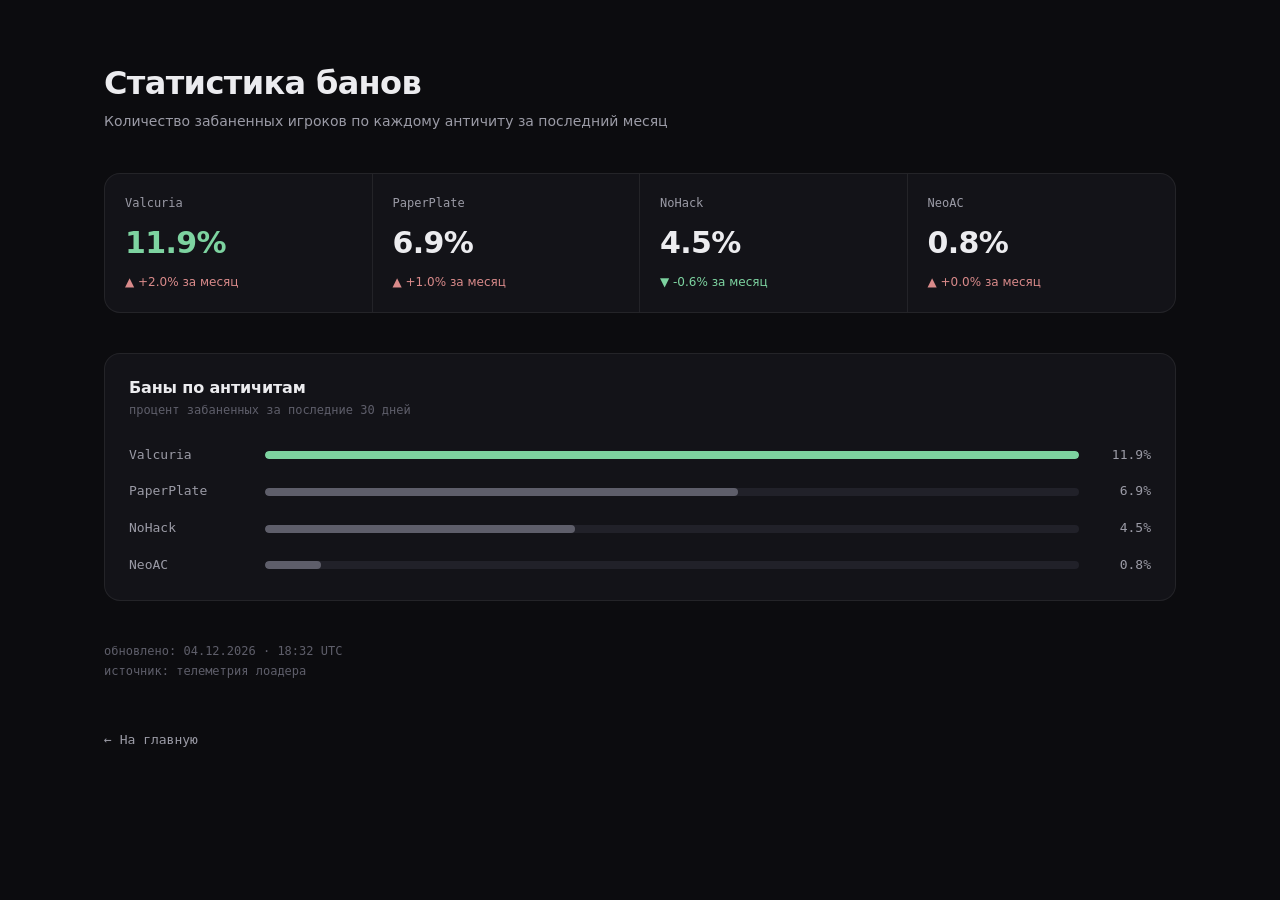
<file: ban-stat.html>
<!DOCTYPE html>
<html lang="ru">
<head>
<meta charset="UTF-8">
<meta name="viewport" content="width=device-width, initial-scale=1.0">
<title>LudoClient — Статистика банов</title>
<link rel="stylesheet" href="sss.css">
<link rel="stylesheet" href="ssss.css">
</head>
<body>
<main class="ban-stat-container">

  <header class="ban-header">
    <h1>Статистика банов</h1>
    <p class="ban-subtitle">Количество забаненных игроков по каждому античиту за последний месяц</p>
  </header>

  <section class="stats-grid" id="statsGrid" aria-label="Статистика банов по античитам"></section>
  <noscript>
    <p class="ban-subtitle">Включите JavaScript, чтобы увидеть статистику</p>
  </noscript>

  <section class="chart-container">
    <h2 class="chart-title">Баны по античитам</h2>
    <p class="chart-sub">процент забаненных за последние 30 дней</p>
    <div class="bar-chart" id="barChart"></div>
  </section>

  <p class="update-time" id="updateTime"></p>

  <a class="back-link" href="/">← На главную</a>

</main>

<script>
(function () {
  'use strict';

  // Диапазоны телеметрии: Valcuria ловит больше всех, NeoAC — не выше 1%
  var RANGES = [
    { name: 'Valcuria',   min: 9.5, max: 14.0, dMin: 0.6,  dMax: 3.4 },
    { name: 'PaperPlate', min: 5.5, max: 8.4,  dMin: -2.4, dMax: 1.6 },
    { name: 'NoHack',     min: 2.6, max: 4.9,  dMin: -1.6, dMax: 1.1 },
    { name: 'NeoAC',      min: 0.3, max: 1.0,  dMin: -0.4, dMax: 0.2 }
  ];

  function rand(min, max) {
    return min + Math.random() * (max - min);
  }

  var data = RANGES.map(function (r) {
    return { name: r.name, pct: rand(r.min, r.max), delta: rand(r.dMin, r.dMax) };
  });

  var max = data.reduce(function (a, d) { return Math.max(a, d.pct); }, 0);

  function pctText(v) {
    return v.toFixed(1) + '%';
  }

  function deltaText(v) {
    return (v > 0 ? '▲ +' : '▼ ') + v.toFixed(1) + '% за месяц';
  }

  document.getElementById('statsGrid').innerHTML = data.map(function (d) {
    var lead = d.pct === max;
    return '<div class="stat-cell">' +
        '<span class="stat-name">' + d.name + '</span>' +
        '<span class="stat-percent' + (lead ? ' lead' : '') + '">' + pctText(d.pct) + '</span>' +
        '<span class="stat-change ' + (d.delta > 0 ? 'up' : 'down') + '">' + deltaText(d.delta) + '</span>' +
      '</div>';
  }).join('');

  document.getElementById('barChart').innerHTML = data.map(function (d) {
    var lead = d.pct === max;
    var width = (d.pct / max * 100).toFixed(1);
    return '<div class="bar-item">' +
        '<span class="bar-label">' + d.name + '</span>' +
        '<div class="bar-track"><div class="bar-fill' + (lead ? ' lead' : '') + '" style="width: ' + width + '%"></div></div>' +
        '<span class="bar-value">' + pctText(d.pct) + '</span>' +
      '</div>';
  }).join('');

  var now = new Date();
  function two(n) { return (n < 10 ? '0' : '') + n; }
  document.getElementById('updateTime').innerHTML =
    'обновлено: ' + two(now.getUTCDate()) + '.' + two(now.getUTCMonth() + 1) + '.' + now.getUTCFullYear() +
    ' · ' + two(now.getUTCHours()) + ':' + two(now.getUTCMinutes()) + ' UTC<br>' +
    'источник: телеметрия лоадера';
})();
</script>
</body>
</html>
</file>
<file: sss.css>
/* ===== BASE ===== */
*, *::before, *::after { margin: 0; padding: 0; box-sizing: border-box; }

:root {
    --bg: #0c0c0f;
    --surface-1: #131318;
    --surface-2: #191920;
    --surface-3: #212129;
    --line: rgba(255, 255, 255, 0.07);
    --line-2: rgba(255, 255, 255, 0.12);
    --text: #ececef;
    --text-2: #9b9ba6;
    --text-3: #5e5e6a;
    --accent: #7dd3a0;
    --accent-dim: #4f8f6a;
    --danger: #d98a8a;
    --radius-s: 8px;
    --radius: 12px;
    --radius-l: 16px;
    --font-ui: 'Inter', system-ui, -apple-system, sans-serif;
    --font-mono: 'JetBrains Mono', ui-monospace, 'SF Mono', Menlo, Consolas, monospace;
}

html { -webkit-font-smoothing: antialiased; text-rendering: optimizeLegibility; }

body {
    min-height: 100vh;
    background: var(--bg);
    color: var(--text);
    font-family: var(--font-ui);
    font-size: 15px;
    line-height: 1.6;
    overflow-x: hidden;
}

a { color: inherit; }
h1, h2, h3 { font-weight: 600; line-height: 1.2; letter-spacing: -0.01em; }
.mono { font-family: var(--font-mono); font-variant-numeric: tabular-nums; }
.dim { color: var(--text-3); }
.ok { color: var(--accent); }

.container {
    max-width: 1120px;
    margin: 0 auto;
    padding: 64px 24px 96px;
    display: flex;
    flex-direction: column;
    gap: 96px;
}

/* ===== BUTTONS ===== */
.btn {
    display: inline-flex;
    align-items: center;
    justify-content: center;
    gap: 8px;
    height: 44px;
    padding: 0 20px;
    border-radius: var(--radius-s);
    font-family: inherit;
    font-size: 14px;
    font-weight: 500;
    text-decoration: none;
    cursor: pointer;
    border: 1px solid transparent;
    transition: background-color .15s ease, border-color .15s ease, color .15s ease;
}
.btn-primary { background: var(--text); color: var(--bg); }
.btn-primary:hover { background: #ffffff; }
.btn-ghost { background: transparent; color: var(--text); border-color: var(--line-2); }
.btn-ghost:hover { border-color: var(--text-3); }
.btn:focus-visible { outline: 2px solid var(--accent); outline-offset: 2px; }

/* ===== HERO ===== */
.hero {
    display: grid;
    grid-template-columns: 1fr 1fr;
    gap: 64px;
    align-items: center;
    padding-top: 16px;
}
.hero-copy { animation: rise .4s ease both; }
.hero-visual { display: flex; justify-content: flex-end; animation: rise .4s .08s ease both; }

.brand { display: flex; align-items: center; gap: 10px; margin-bottom: 24px; }
.brand-mark { width: 22px; height: 22px; object-fit: contain; border-radius: 4px; }
.brand-name { font-family: var(--font-mono); font-size: 15px; font-weight: 500; color: var(--text); }

.hero h1 {
    font-size: 44px;
    letter-spacing: -0.02em;
    margin-bottom: 16px;
}
.hero-sub {
    color: var(--text-2);
    font-size: 16px;
    max-width: 44ch;
    margin-bottom: 24px;
}

.status-line {
    display: inline-flex;
    align-items: center;
    gap: 8px;
    font-family: var(--font-mono);
    font-size: 12px;
    color: var(--text-2);
    margin-bottom: 32px;
}
.status-line .dot {
    width: 6px;
    height: 6px;
    border-radius: 50%;
    background: var(--accent);
}

.hero-actions { display: flex; gap: 12px; flex-wrap: wrap; }

/* ===== LOADER PANEL (the one moment) ===== */
.panel {
    width: 100%;
    max-width: 460px;
    background: var(--surface-1);
    border: 1px solid var(--line);
    border-radius: var(--radius-l);
    overflow: hidden;
}
.panel-bar {
    display: flex;
    align-items: center;
    gap: 8px;
    height: 40px;
    padding: 0 14px;
    background: var(--surface-2);
    border-bottom: 1px solid var(--line);
}
.panel-dots { display: flex; gap: 6px; }
.panel-dots i { width: 8px; height: 8px; border-radius: 50%; background: var(--text-3); }
.panel-title { font-family: var(--font-mono); font-size: 12px; color: var(--text-2); }
.panel-status { margin-left: auto; font-family: var(--font-mono); font-size: 11px; color: var(--text-3); }

.panel-body { padding: 8px 16px 16px; }
.ac-row {
    display: flex;
    align-items: center;
    justify-content: space-between;
    padding: 11px 0;
    border-bottom: 1px solid var(--line);
    font-family: var(--font-mono);
    font-size: 12px;
}
.ac-row:last-of-type { border-bottom: none; }
.ac-name { color: var(--text); }
.ac-state { display: inline-flex; align-items: center; gap: 6px; font-size: 11px; color: var(--accent); }
.ac-state::before { content: ""; width: 6px; height: 6px; border-radius: 50%; background: var(--accent); }

.log {
    margin: 12px 0;
    padding: 12px;
    background: var(--bg);
    border: 1px solid var(--line);
    border-radius: var(--radius-s);
    font-family: var(--font-mono);
    font-size: 11px;
    line-height: 2;
}
.log-t { color: var(--accent-dim); margin-right: 8px; }
.log-line b { font-weight: 400; color: var(--text-2); }

.panel-foot { display: flex; align-items: center; justify-content: space-between; padding-top: 4px; }
.panel-foot .mono { font-size: 11px; }

/* ===== SECTION HEAD ===== */
.section-head { margin-bottom: 32px; }
.section-head h2 { font-size: 24px; margin-bottom: 8px; }
.section-head p { color: var(--text-2); font-size: 14px; }

/* ===== PRICING ===== */
.pricing { scroll-margin-top: 24px; }
.plans { display: grid; grid-template-columns: 1fr 1fr; gap: 24px; align-items: stretch; }

.plan {
    display: flex;
    flex-direction: column;
    background: var(--surface-1);
    border: 1px solid var(--line);
    border-radius: var(--radius-l);
    padding: 24px;
    position: relative;
}
.plan-prime { border-color: var(--line-2); }
.plan-flag {
    position: absolute;
    top: 16px;
    right: 20px;
    font-family: var(--font-mono);
    font-size: 11px;
    color: var(--accent);
}

.plan-top { margin-bottom: 20px; }
.plan h3 { font-size: 18px; margin-bottom: 12px; }
.price { display: flex; align-items: baseline; gap: 4px; margin-bottom: 8px; }
.price .cur { font-size: 18px; color: var(--text-2); }
.price .num { font-size: 40px; font-weight: 600; font-variant-numeric: tabular-nums; letter-spacing: -0.02em; }
.price .per { font-size: 14px; color: var(--text-3); }
.plan-meta { font-size: 13px; color: var(--text-2); }
.plan-meta strong { color: var(--text); font-weight: 600; }

.features {
    list-style: none;
    display: flex;
    flex-direction: column;
    gap: 10px;
    margin: 24px 0;
    flex: 1;
}
.features li { display: flex; gap: 10px; font-size: 14px; color: var(--text-2); line-height: 1.5; }
.features li::before {
    content: "";
    flex: 0 0 16px;
    width: 16px;
    height: 16px;
    margin-top: 2px;
    background-color: var(--text-3);
    -webkit-mask: url("data:image/svg+xml,%3Csvg xmlns='http://www.w3.org/2000/svg' viewBox='0 0 24 24' fill='none' stroke='%23000' stroke-width='2.4' stroke-linecap='round' stroke-linejoin='round'%3E%3Cpolyline points='20 6 9 17 4 12'/%3E%3C/svg%3E") center / contain no-repeat;
    mask: url("data:image/svg+xml,%3Csvg xmlns='http://www.w3.org/2000/svg' viewBox='0 0 24 24' fill='none' stroke='%23000' stroke-width='2.4' stroke-linecap='round' stroke-linejoin='round'%3E%3Cpolyline points='20 6 9 17 4 12'/%3E%3C/svg%3E") center / contain no-repeat;
}

.btn-plan { width: 100%; margin-top: auto; }

/* ===== INFO ===== */
.info { display: grid; grid-template-columns: 1fr 1fr; gap: 24px; }
.info-card {
    background: var(--surface-1);
    border: 1px solid var(--line);
    border-radius: var(--radius-l);
    padding: 24px;
}
.info-card .ic { width: 18px; height: 18px; color: var(--text-3); margin-bottom: 16px; }
.info-card h3 { font-size: 16px; margin-bottom: 8px; }
.info-card p { font-size: 14px; color: var(--text-2); }

/* ===== FOOTER ===== */
.footer {
    border-top: 1px solid var(--line);
    padding-top: 32px;
    display: flex;
    flex-direction: column;
    gap: 16px;
}
.footer p { font-size: 13px; color: var(--text-3); }
.footer .social {
    display: flex;
    gap: 24px;
    flex-wrap: wrap;
    font-family: var(--font-mono);
    font-size: 12px;
    color: var(--text-2);
}
.footer .copyright { font-size: 12px; color: var(--text-3); }

/* ===== MODAL ===== */
.modal {
    display: none;
    position: fixed;
    inset: 0;
    background: rgba(6, 6, 8, 0.72);
    align-items: center;
    justify-content: center;
    z-index: 1000;
    padding: 24px;
}
.modal-content {
    width: 100%;
    max-width: 480px;
    max-height: 90vh;
    overflow-y: auto;
    background: var(--surface-1);
    border: 1px solid var(--line-2);
    border-radius: var(--radius-l);
    padding: 28px 24px;
    position: relative;
}
.close-modal {
    position: absolute;
    top: 14px;
    right: 18px;
    font-size: 24px;
    line-height: 1;
    color: var(--text-3);
    cursor: pointer;
    background: none;
    border: none;
    font-family: inherit;
}
.close-modal:hover { color: var(--text); }

.modal-content h3 { font-size: 18px; margin-bottom: 4px; }
.modal-sub { font-size: 13px; color: var(--text-2); margin-bottom: 20px; }

.input-group { margin-bottom: 16px; }
.input-group label { display: block; font-size: 12px; color: var(--text-2); margin-bottom: 6px; }
.input-group input {
    width: 100%;
    height: 44px;
    padding: 0 12px;
    background: var(--bg);
    border: 1px solid var(--line-2);
    border-radius: var(--radius-s);
    color: var(--text);
    font-family: var(--font-mono);
    font-size: 14px;
    outline: none;
    transition: border-color .15s ease;
}
.input-group input:focus { border-color: var(--accent); }

.row-flex { display: flex; gap: 12px; }
.half { flex: 1; }

/* ===== CUSTOM SELECT (lox.js hooks preserved) ===== */
.custom-select { position: relative; margin: 0 0 16px; }
.custom-select-trigger {
    display: flex;
    align-items: center;
    justify-content: space-between;
    height: 44px;
    padding: 0 12px;
    background: var(--bg);
    border: 1px solid var(--line-2);
    border-radius: var(--radius-s);
    font-size: 14px;
    color: var(--text);
    cursor: pointer;
    transition: border-color .15s ease;
}
.custom-select-trigger:hover { border-color: var(--text-3); }
.custom-select-trigger.open { border-color: var(--accent); }
.custom-select-trigger svg { width: 16px; height: 16px; stroke: var(--text-2); transition: transform .2s ease; }
.custom-select-trigger.open svg { transform: rotate(180deg); }

.custom-select-options {
    position: absolute;
    top: calc(100% + 4px);
    left: 0;
    right: 0;
    background: var(--surface-2);
    border: 1px solid var(--line-2);
    border-radius: var(--radius-s);
    padding: 4px;
    list-style: none;
    margin: 0;
    max-height: 200px;
    overflow-y: auto;
    opacity: 0;
    visibility: hidden;
    transform: translateY(-4px);
    transition: opacity .15s ease, transform .15s ease, visibility .15s;
    z-index: 10;
}
.custom-select-options.open { opacity: 1; visibility: visible; transform: translateY(0); }
.custom-select-options li {
    padding: 8px 10px;
    font-size: 14px;
    color: var(--text-2);
    border-radius: 6px;
    cursor: pointer;
}
.custom-select-options li:hover { background: var(--surface-3); color: var(--text); }
.custom-select-options li.selected { background: var(--surface-3); color: var(--text); }

#planSelect { display: none; }

.payment-amount {
    font-size: 14px;
    color: var(--text-2);
    margin: 4px 0 20px;
    font-variant-numeric: tabular-nums;
}

.generate-key-btn {
    width: 100%;
    height: 44px;
    background: var(--text);
    color: var(--bg);
    border: none;
    border-radius: var(--radius-s);
    font-family: inherit;
    font-size: 14px;
    font-weight: 500;
    cursor: pointer;
    transition: background-color .15s ease;
}
.generate-key-btn:hover { background: #ffffff; }
.generate-key-btn:focus-visible { outline: 2px solid var(--accent); outline-offset: 2px; }

/* ===== KEY RESULT ===== */
.key-result {
    margin-top: 20px;
    padding: 16px;
    background: var(--surface-2);
    border: 1px solid var(--line-2);
    border-left: 2px solid var(--accent);
    border-radius: var(--radius-s);
}
.key-result p { font-size: 13px; color: var(--text-2); }
.key-label { font-size: 12px; color: var(--text-3); margin-top: 8px; }
.key-result code {
    display: block;
    background: var(--bg);
    border: 1px solid var(--line);
    padding: 10px;
    border-radius: 6px;
    font-family: var(--font-mono);
    font-size: 12px;
    color: var(--accent);
    word-break: break-all;
    margin: 8px 0;
}
.copy-btn {
    background: var(--surface-3);
    border: 1px solid var(--line-2);
    color: var(--text);
    padding: 6px 14px;
    border-radius: var(--radius-s);
    font-size: 12px;
    font-family: inherit;
    cursor: pointer;
    transition: border-color .15s ease;
}
.copy-btn:hover { border-color: var(--text-3); }
.key-warning { font-size: 11px; color: var(--text-3); margin-top: 8px; }

.hidden { display: none !important; }

/* ===== MOTION ===== */
@keyframes rise {
    from { opacity: 0; transform: translateY(6px); }
    to { opacity: 1; transform: translateY(0); }
}
@keyframes fadeSlideIn {
    from { opacity: 0; transform: translateY(3px); }
    to { opacity: 1; transform: translateY(0); }
}
@keyframes fadeSlideOut {
    from { opacity: 1; transform: translateY(0); }
    to { opacity: 0; transform: translateY(-3px); }
}
.animated-text { animation: fadeSlideOut .12s ease forwards; }
.animated-text-in { animation: fadeSlideIn .2s ease forwards; }
#modalTitle, #selectedPlanText { transition: none; }

@media (prefers-reduced-motion: reduce) {
    *, *::before, *::after { animation: none !important; transition: none !important; }
}

/* ===== RESPONSIVE ===== */
@media (max-width: 860px) {
    .container { gap: 64px; padding: 48px 20px 72px; }
    .hero { grid-template-columns: 1fr; gap: 40px; }
    .hero-visual { justify-content: flex-start; }
    .hero h1 { font-size: 34px; }
    .plans { grid-template-columns: 1fr; }
    .info { grid-template-columns: 1fr; }
}
@media (max-width: 520px) {
    .hero h1 { font-size: 28px; }
    .price .num { font-size: 32px; }
    .row-flex { flex-direction: column; gap: 0; }
}
</file>
<file: ssss.css>
/* ===== BAN STAT PAGE ===== */
.ban-stat-container {
    max-width: 1120px;
    margin: 0 auto;
    padding: 64px 24px 96px;
    display: flex;
    flex-direction: column;
    gap: 40px;
}

.ban-header { max-width: 640px; }
.ban-header h1 {
    font-size: 32px;
    font-weight: 600;
    letter-spacing: -0.02em;
    margin-bottom: 8px;
}
.ban-subtitle { color: var(--text-2); font-size: 14px; }

/* ===== STAT STRIP ===== */
.stats-grid {
    display: grid;
    grid-template-columns: repeat(4, 1fr);
    background: var(--surface-1);
    border: 1px solid var(--line);
    border-radius: var(--radius-l);
    overflow: hidden;
}
.stat-cell {
    padding: 20px;
    border-right: 1px solid var(--line);
    display: flex;
    flex-direction: column;
    gap: 6px;
}
.stat-cell:last-child { border-right: none; }

.stat-name { font-family: var(--font-mono); font-size: 12px; color: var(--text-2); }
.stat-percent {
    font-size: 30px;
    font-weight: 600;
    letter-spacing: -0.02em;
    font-variant-numeric: tabular-nums;
}
.stat-percent.lead { color: var(--accent); }
.stat-change { font-size: 12px; color: var(--text-3); font-variant-numeric: tabular-nums; }
.stat-change.up { color: var(--danger); }
.stat-change.down { color: var(--accent); }

/* ===== CHART ===== */
.chart-container {
    background: var(--surface-1);
    border: 1px solid var(--line);
    border-radius: var(--radius-l);
    padding: 24px;
}
.chart-title { font-size: 16px; font-weight: 600; margin-bottom: 4px; }
.chart-sub {
    font-size: 12px;
    color: var(--text-3);
    font-family: var(--font-mono);
    margin-bottom: 24px;
}

.bar-chart { display: flex; flex-direction: column; gap: 16px; }
.bar-item {
    display: grid;
    grid-template-columns: 120px 1fr 56px;
    align-items: center;
    gap: 16px;
}
.bar-label { font-family: var(--font-mono); font-size: 13px; color: var(--text-2); }
.bar-track {
    height: 8px;
    background: var(--surface-3);
    border-radius: 4px;
    overflow: hidden;
}
.bar-fill {
    height: 100%;
    border-radius: 4px;
    background: var(--text-3);
}
.bar-fill.lead { background: var(--accent); }
.bar-value {
    font-family: var(--font-mono);
    font-size: 13px;
    color: var(--text-2);
    text-align: right;
    font-variant-numeric: tabular-nums;
}

/* ===== META ===== */
.update-time {
    font-family: var(--font-mono);
    font-size: 12px;
    color: var(--text-3);
    line-height: 1.7;
}

.back-link {
    align-self: flex-start;
    font-family: var(--font-mono);
    font-size: 13px;
    color: var(--text-2);
    text-decoration: none;
    padding: 8px 0;
    transition: color .15s ease;
}
.back-link:hover { color: var(--text); }
.back-link:focus-visible { outline: 2px solid var(--accent); outline-offset: 2px; }

/* ===== RESPONSIVE ===== */
@media (max-width: 760px) {
    .ban-stat-container { gap: 32px; padding: 48px 20px 72px; }
    .ban-header h1 { font-size: 26px; }
    .stats-grid { grid-template-columns: repeat(2, 1fr); }
    .stat-cell { border-bottom: 1px solid var(--line); }
    .stat-cell:nth-child(2) { border-right: none; }
    .stat-cell:nth-child(3) { border-bottom: none; }
    .stat-cell:nth-child(4) { border-right: none; border-bottom: none; }
    .bar-item { grid-template-columns: 90px 1fr 48px; gap: 10px; }
    .bar-label, .bar-value { font-size: 12px; }
}
@media (max-width: 460px) {
    .stats-grid { grid-template-columns: 1fr; }
    .stat-cell { border-right: none; border-bottom: 1px solid var(--line); }
    .stat-cell:nth-child(3) { border-bottom: 1px solid var(--line); }
    .stat-cell:last-child { border-bottom: none; }
    .stat-percent { font-size: 26px; }
}
</file>
